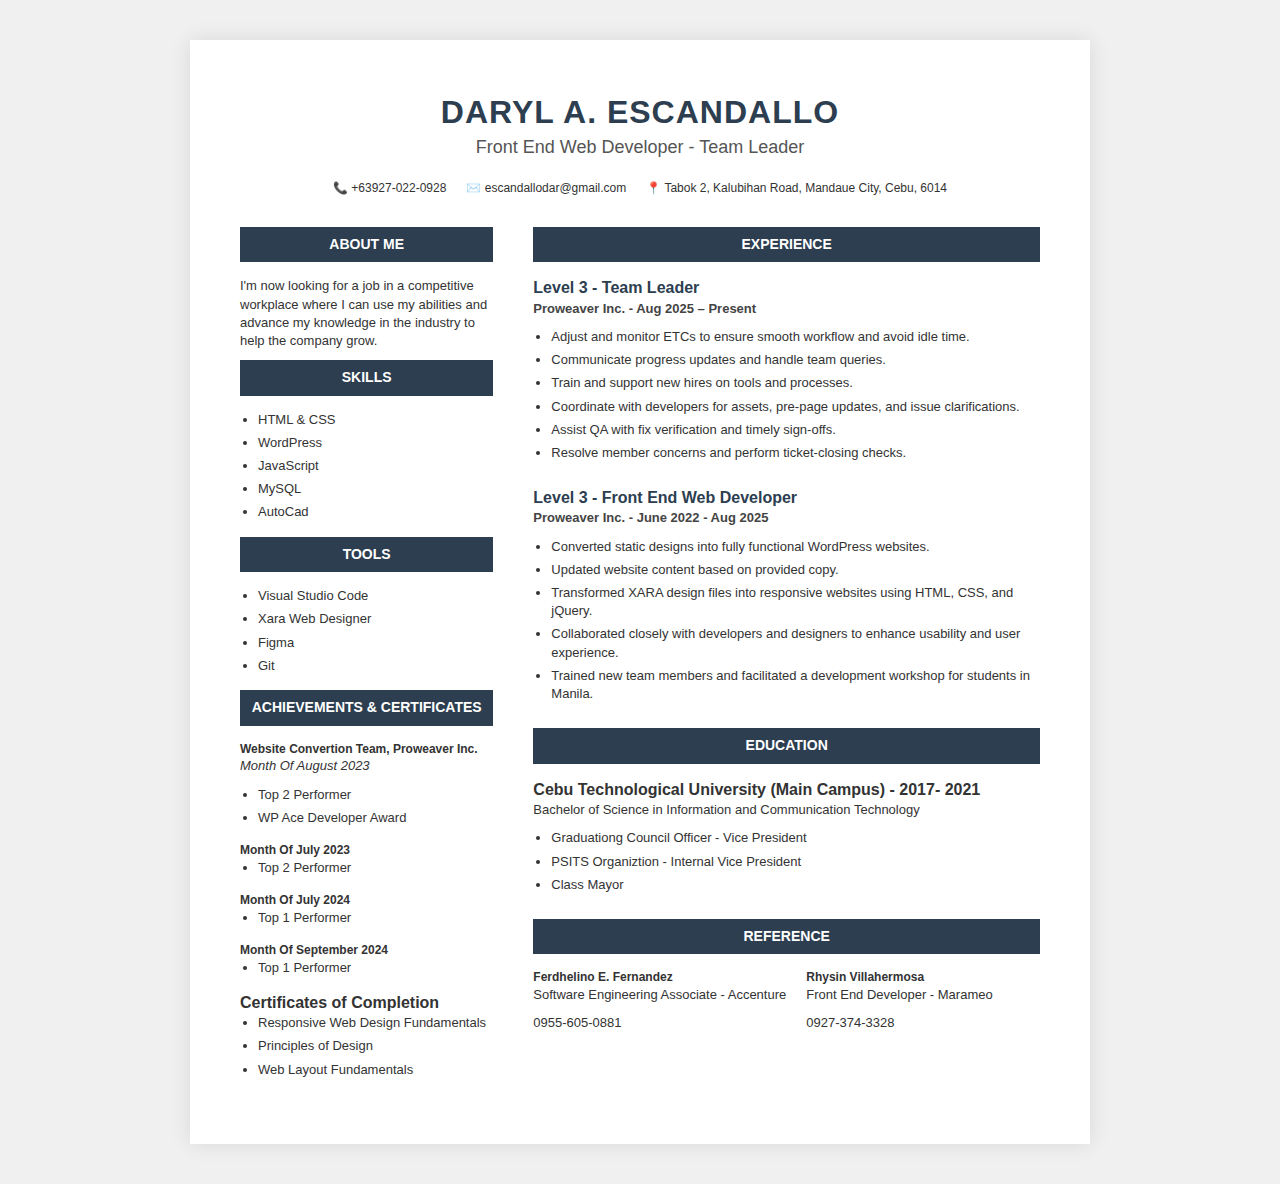
<file: cv.html>
<!DOCTYPE html>
<html lang="en">
<head>
    <meta charset="UTF-8">
    <meta name="viewport" content="width=device-width, initial-scale=1.0">
    <title>Daryl A. Escandallo - Resume</title>
    <link rel="stylesheet" href="cv_style.css">
</head>
<body>
    <div class="resume-container">
        <header>
            <h1 class="name">DARYL A. ESCANDALLO</h1>
            <p class="job-title-main">Front End Web Developer - Team Leader</p>
            <div class="contact-bar">
                <div class="contact-item"><span>📞</span> +63927-022-0928</div>
                <div class="contact-item"><span>✉️</span> escandallodar@gmail.com</div>
                <div class="contact-item"><span>📍</span> Tabok 2, Kalubihan Road, Mandaue City, Cebu, 6014</div>
            </div>
        </header>

        <div class="content-wrapper">
            <aside class="sidebar">
                <section>
                    <h2 class="section-title">ABOUT ME</h2>
                    <p>I'm now looking for a job in a competitive workplace where I can use my abilities and advance my knowledge in the industry to help the company grow.</p>
                </section>

                <section>
                    <h2 class="section-title">SKILLS</h2>
                    <ul class="list">
                        <li>HTML & CSS</li>
                        <li>WordPress</li>
                        <li>JavaScript</li>
                        <li>MySQL</li>
                        <li>AutoCad</li>
                    </ul>
                </section>

                <section>
                    <h2 class="section-title">TOOLS</h2>
                    <ul class="list">
                        <li>Visual Studio Code</li>
                        <li>Xara Web Designer</li>
                        <li>Figma</li>
                        <li>Git</li>
                    </ul>
                </section>

                <section>
                    <h2 class="section-title">ACHIEVEMENTS & CERTIFICATES</h2>
                    <div class="achievement-item">
                        <strong>Website Convertion Team, Proweaver Inc.</strong>
                        <p><em>Month Of August 2023</em></p>
                        <ul>
                            <li>Top 2 Performer</li>
                            <li>WP Ace Developer Award</li>
                        </ul>
                    </div>
                    <div class="achievement-item">
                        <strong>Month Of July 2023</strong>
                        <ul><li>Top 2 Performer</li></ul>
                    </div>
                    <div class="achievement-item">
                        <strong>Month Of July 2024</strong>
                        <ul><li>Top 1 Performer</li></ul>
                    </div>
                    <div class="achievement-item">
                        <strong>Month Of September 2024</strong>
                        <ul><li>Top 1 Performer</li></ul>
                    </div>
                    
                    <div class="certificates">
                        <strong>Certificates of Completion</strong>
                        <ul>
                            <li>Responsive Web Design Fundamentals</li>
                            <li>Principles of Design</li>
                            <li>Web Layout Fundamentals</li>
                        </ul>
                    </div>
                </section>
            </aside>

            <main class="main-body">
                <section>
                    <h2 class="section-title">EXPERIENCE</h2>
                    
                    <div class="job-block">
                        <h3>Level 3 - Team Leader</h3>
                        <p class="company">Proweaver Inc. - Aug 2025 – Present</p>
                        <ul>
                            <li>Adjust and monitor ETCs to ensure smooth workflow and avoid idle time.</li>
                            <li>Communicate progress updates and handle team queries.</li>
                            <li>Train and support new hires on tools and processes.</li>
                            <li>Coordinate with developers for assets, pre-page updates, and issue clarifications.</li>
                            <li>Assist QA with fix verification and timely sign-offs.</li>
                            <li>Resolve member concerns and perform ticket-closing checks.</li>
                        </ul>
                    </div>

                    <div class="job-block">
                        <h3>Level 3 - Front End Web Developer</h3>
                        <p class="company">Proweaver Inc. - June 2022 - Aug 2025</p>
                        <ul>
                            <li>Converted static designs into fully functional WordPress websites.</li>
                            <li>Updated website content based on provided copy.</li>
                            <li>Transformed XARA design files into responsive websites using HTML, CSS, and jQuery.</li>
                            <li>Collaborated closely with developers and designers to enhance usability and user experience.</li>
                            <li>Trained new team members and facilitated a development workshop for students in Manila.</li>
                        </ul>
                    </div>
                </section>

                <section>
                    <h2 class="section-title">EDUCATION</h2>
                    <div class="edu-block">
                        <strong>Cebu Technological University (Main Campus) - 2017- 2021</strong>
                        <p>Bachelor of Science in Information and Communication Technology</p>
                        <ul>
                            <li>Graduationg Council Officer - Vice President</li>
                            <li>PSITS Organiztion - Internal Vice President</li>
                            <li>Class Mayor</li>
                        </ul>
                    </div>
                </section>

                <section>
                    <h2 class="section-title">REFERENCE</h2>
                    <div class="ref-grid">
                        <div class="ref-item">
                            <strong>Ferdhelino E. Fernandez</strong>
                            <p>Software Engineering Associate - Accenture</p>
                            <p>0955-605-0881</p>
                        </div>
                        <div class="ref-item">
                            <strong>Rhysin Villahermosa</strong>
                            <p>Front End Developer - Marameo</p>
                            <p>0927-374-3328</p>
                        </div>
                    </div>
                </section>
            </main>
        </div>
    </div>
</body>
</html>
</file>
<file: cv_style.css>
/* Reset and Base Styles */
* { box-sizing: border-box; margin: 0; padding: 0; }
body { font-family: 'Segoe UI', Tahoma, Geneva, Verdana, sans-serif; background-color: #f0f0f0; color: #333; line-height: 1.4; padding: 40px 0; }

.resume-container { width: 900px; margin: auto; background: white; padding: 50px; box-shadow: 0 0 20px rgba(0,0,0,0.1); position: relative; }

/* Header Styling */
header { text-align: center; margin-bottom: 30px; }
.name { font-size: 32px; letter-spacing: 1px; color: #2c3e50; }
.job-title-main { font-size: 18px; margin-bottom: 20px; color: #555; }
.contact-bar { display: flex; justify-content: center; gap: 20px; font-size: 12px; }

/* Layout Grid */
.content-wrapper { display: flex; gap: 40px; }
.sidebar { flex: 1; }
.main-body { flex: 2; }

/* Section Headers */
.section-title {
    background-color: #2c3e50;
    color: white;
    font-size: 14px;
    padding: 8px;
    text-align: center;
    margin-bottom: 15px;
    text-transform: uppercase;
}

/* List & Content Styles */
ul { list-style-type: disc; padding-left: 18px; margin-bottom: 15px; font-size: 13px; }
li { margin-bottom: 5px; }
p { font-size: 13px; margin-bottom: 10px; }

/* Experience & Education Specifics */
.job-block, .edu-block { margin-bottom: 25px; }
h3 { font-size: 16px; color: #2c3e50; }
.company { font-weight: bold; color: #444; margin-bottom: 10px; }

/* Reference Section */
.ref-grid { display: flex; gap: 20px; }
.ref-item { font-size: 12px; }

/* Achievement Formatting */
.achievement-item { margin-bottom: 15px; font-size: 12px; }
</file>
